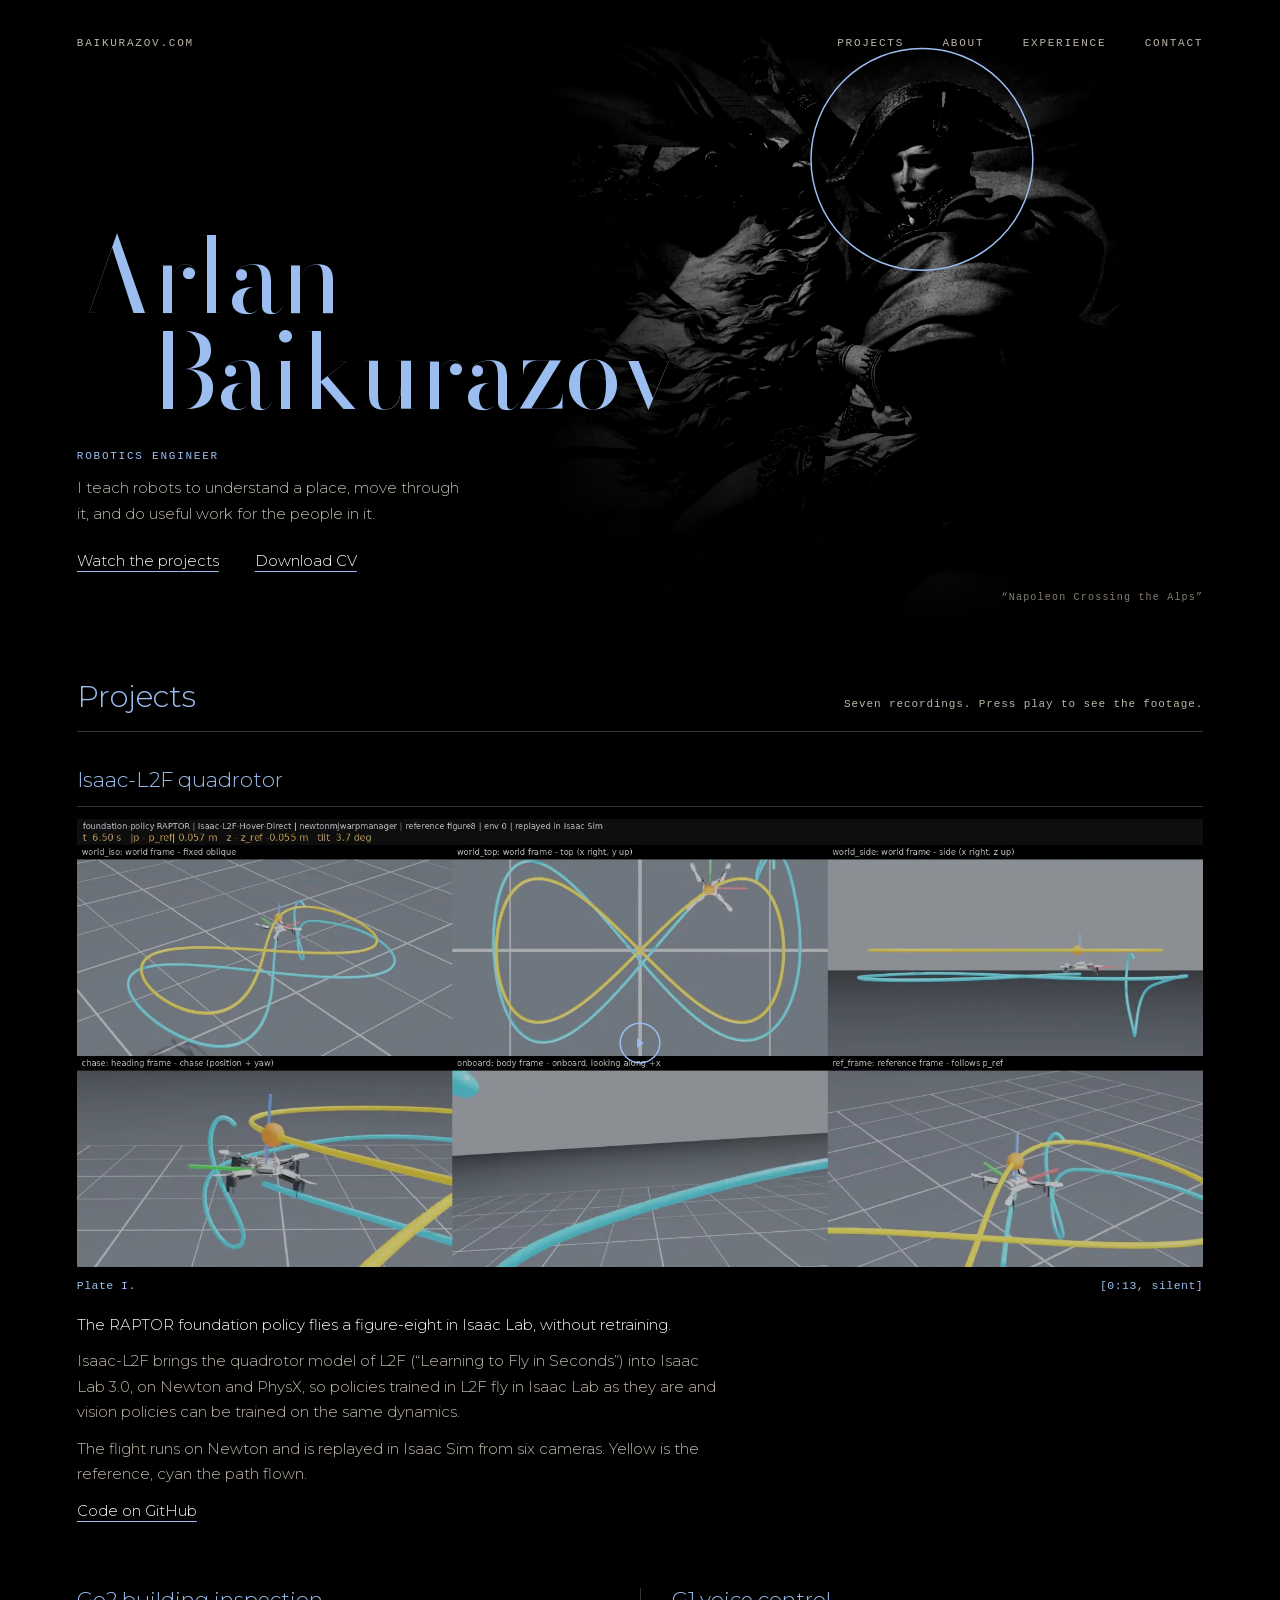
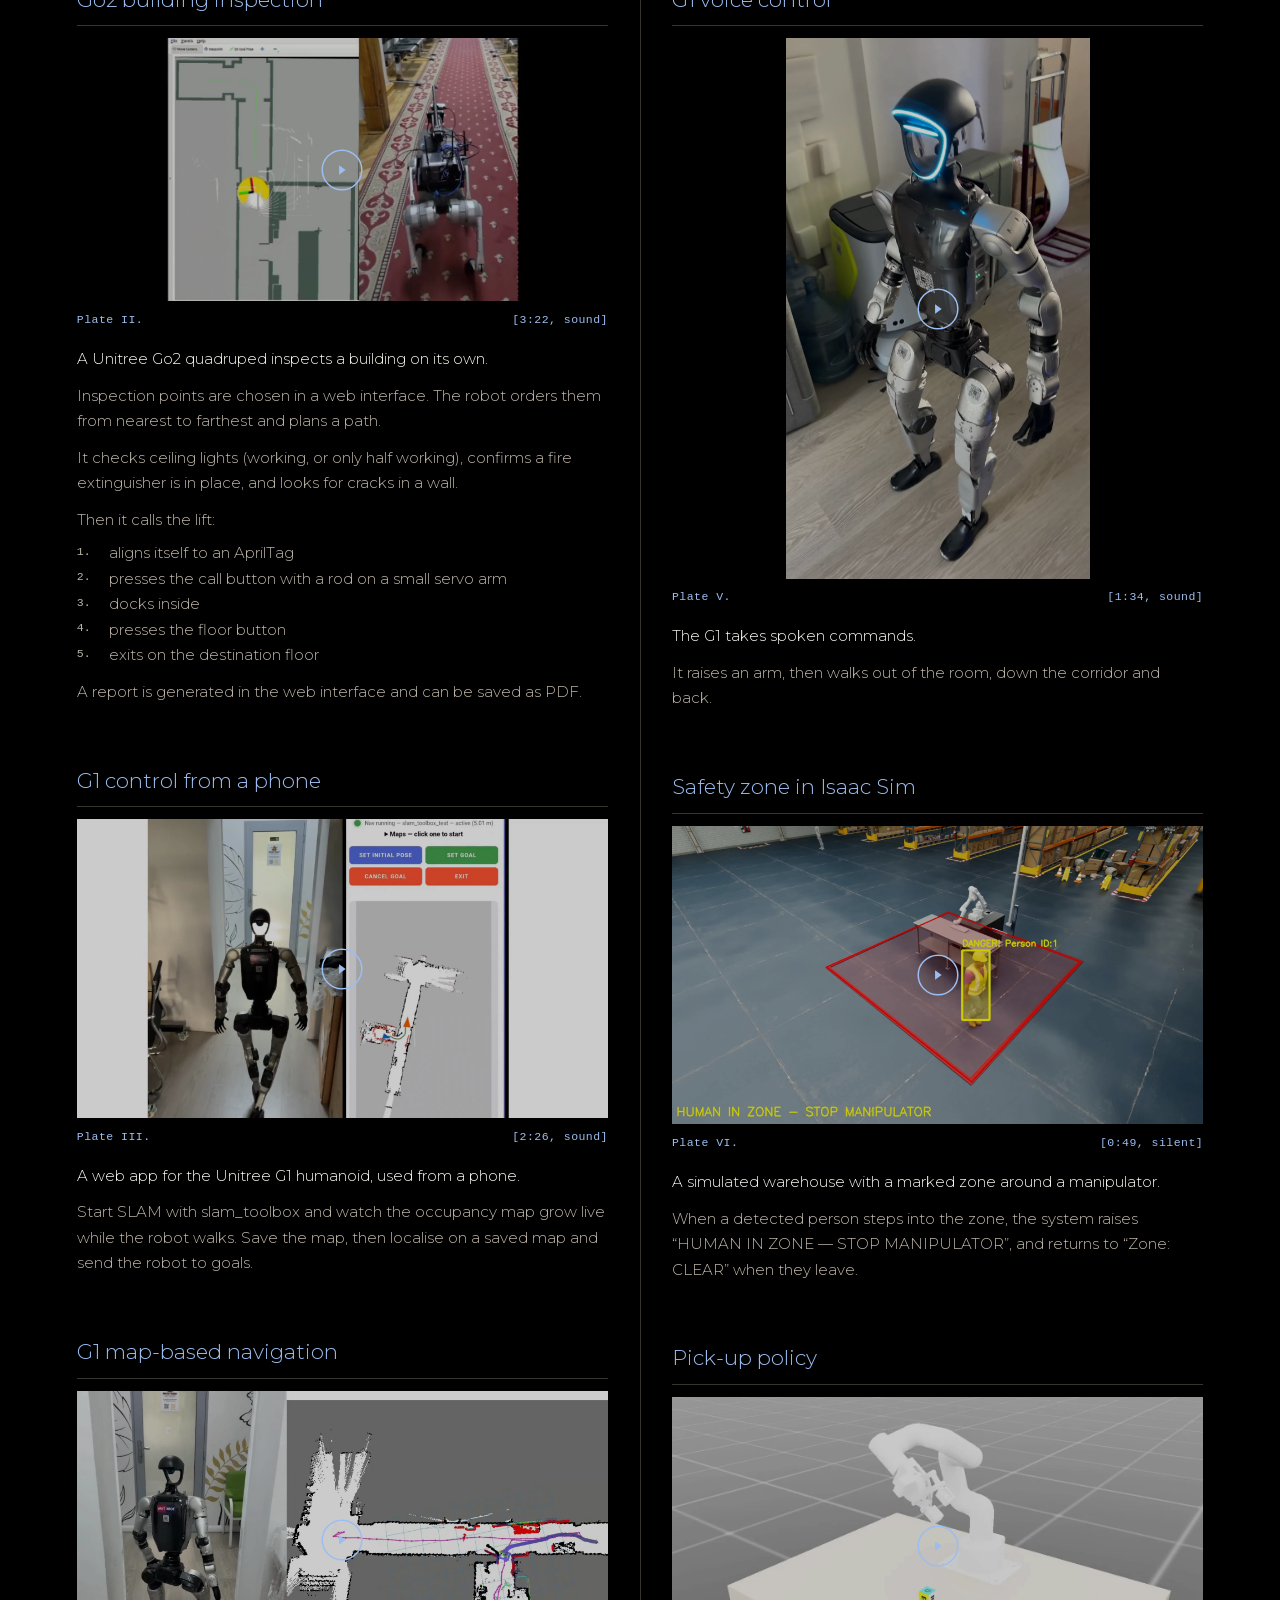
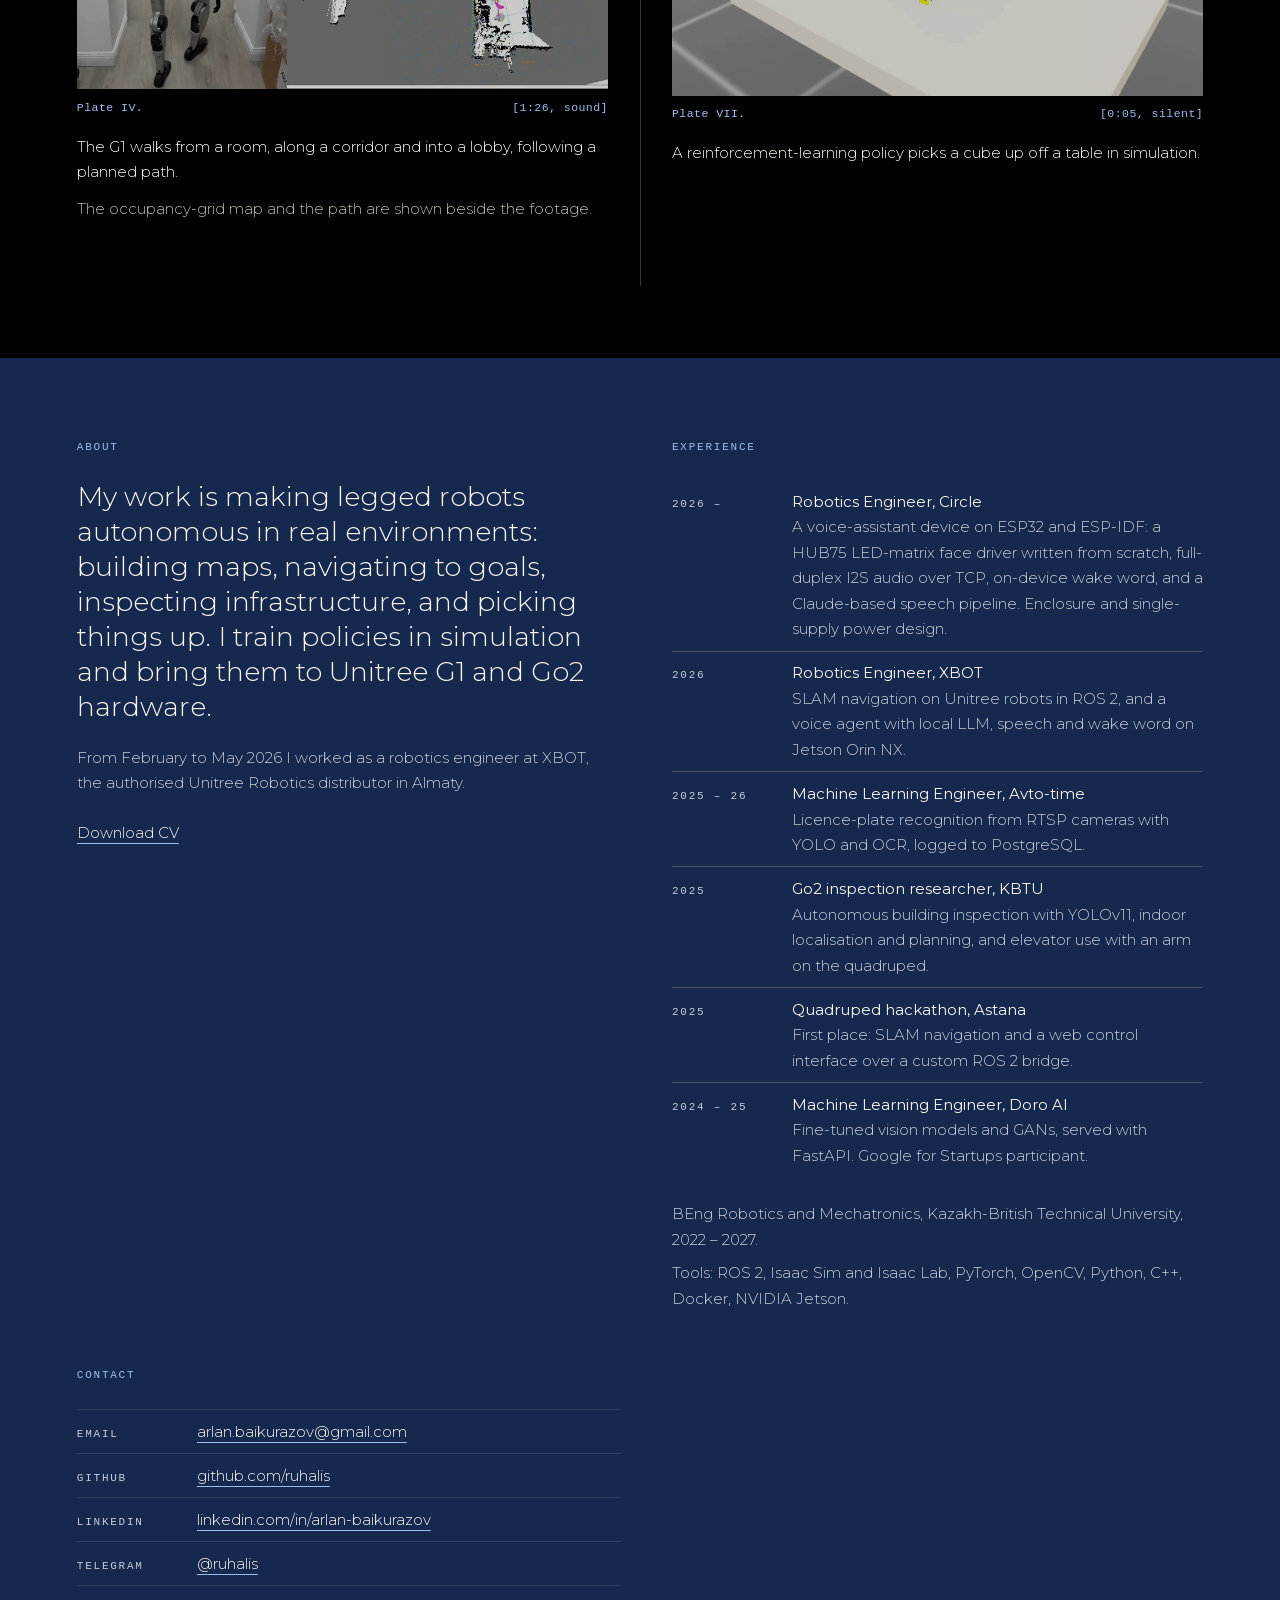
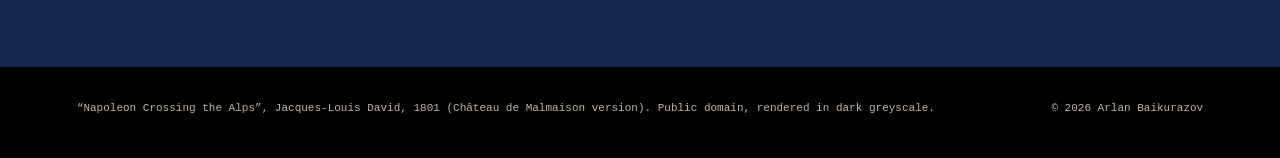
<file: index.html>
<!doctype html>
<html lang="en">
<head>
  <meta charset="utf-8">
  <meta name="viewport" content="width=device-width, initial-scale=1">
  <title>Arlan Baikurazov, robotics engineer</title>
  <meta name="description" content="Portfolio of Arlan Baikurazov, robotics engineer. Mapping and navigation for humanoid and quadruped robots, manipulation and simulation, with a video of each project.">
  <link rel="canonical" href="https://baikurazov.com/">
  <meta name="theme-color" content="#000000">

  <meta property="og:type" content="website">
  <meta property="og:url" content="https://baikurazov.com/">
  <meta property="og:title" content="Arlan Baikurazov, robotics engineer">
  <meta property="og:description" content="I teach robots to understand a place, move through it, and do useful work for the people in it.">
  <meta property="og:image" content="https://baikurazov.com/assets/og.jpg">
  <meta property="og:image:width" content="1200">
  <meta property="og:image:height" content="630">
  <meta property="og:image:alt" content="Napoleon on a rearing horse in dark greyscale against black, a thin blue ring around his head, and the name Arlan Baikurazov in blue.">
  <meta name="twitter:card" content="summary_large_image">
  <meta name="twitter:title" content="Arlan Baikurazov, robotics engineer">
  <meta name="twitter:description" content="I teach robots to understand a place, move through it, and do useful work for the people in it.">
  <meta name="twitter:image" content="https://baikurazov.com/assets/og.jpg">

  <link rel="icon" href="favicon.ico" sizes="48x48">
  <link rel="icon" type="image/png" sizes="32x32" href="assets/favicon-32.png">
  <link rel="icon" type="image/png" sizes="192x192" href="assets/favicon-192.png">
  <link rel="apple-touch-icon" href="assets/apple-touch-icon.png">
  <link rel="preload" href="assets/fonts/bodoni-moda-latin.woff2" as="font" type="font/woff2" crossorigin>
  <link rel="preload" href="assets/fonts/montserrat-latin.woff2" as="font" type="font/woff2" crossorigin>
  <link rel="preload" as="image" type="image/webp" fetchpriority="high"
        imagesrcset="assets/img/hero-halo-800.webp 800w, assets/img/hero-halo-1400.webp 1400w"
        imagesizes="(min-width: 760px) 66vw, 100vw">
  <!-- Bump ?v= on both files whenever either changes, so returning visitors do not mix old and new. -->
  <link rel="stylesheet" href="assets/css/site.css?v=13">
  <script>document.documentElement.classList.add('js');</script>
  <script src="assets/js/site.js?v=9" defer></script>
  <script type="application/ld+json">
  {
    "@context": "https://schema.org",
    "@type": "Person",
    "name": "Arlan Baikurazov",
    "jobTitle": "Robotics engineer",
    "url": "https://baikurazov.com/",
    "email": "mailto:arlan.baikurazov@gmail.com",
    "sameAs": ["https://github.com/ruhalis", "https://www.linkedin.com/in/arlan-baikurazov/", "https://t.me/ruhalis"]
  }
  </script>
</head>
<body>
  <a class="skip" href="#projects">Skip to the projects</a>

  <header class="top">
    <a class="top__home" href="./">baikurazov.com</a>
    <nav aria-label="Sections">
      <ul class="top__nav">
        <li><a href="#projects">Projects</a></li>
        <li><a href="#about">About</a></li>
        <li><a href="#experience">Experience</a></li>
        <li><a href="#contact">Contact</a></li>
      </ul>
    </nav>
  </header>

  <main>
    <section class="hero" aria-labelledby="name">
      <!-- The painting as a dark greyscale cut-out that dissolves into black.
           The SVG is cropped exactly like the picture (cover, top-aligned),
           so the Saxe-blue ring stays on the rider's head at any size. -->
      <div class="hero__art">
        <img src="assets/img/hero-halo-1400.webp"
             srcset="assets/img/hero-halo-800.webp 800w, assets/img/hero-halo-1400.webp 1400w"
             sizes="(min-width: 760px) 66vw, 100vw"
             width="1400" height="1645" fetchpriority="high" decoding="async"
             alt="Napoleon on a rearing horse, from Jacques-Louis David’s painting, in dark greyscale almost lost in black; a thin blue ring circles his head.">
        <svg class="halo" viewBox="0 0 1400 1645" preserveAspectRatio="xMidYMin slice" aria-hidden="true" focusable="false">
          <circle cx="812" cy="268" r="182" pathLength="100"/>
        </svg>
      </div>

      <div class="hero__text">
        <h1 class="hero__name" id="name"><span>Arlan</span> <span>Baikurazov</span></h1>
        <p class="label hero__role">Robotics engineer</p>
        <p class="hero__intro">I teach robots to understand a place, move through it, and do useful work for the people in it.</p>
        <p class="hero__go">
          <a href="#projects">Watch the projects</a>
          <a href="assets/Arlan-Baikurazov-CV.pdf" download>Download CV</a>
        </p>
      </div>
      <p class="label credit">“Napoleon Crossing the Alps”</p>
    </section>

    <section class="projects" id="projects" aria-labelledby="projects-title">
      <header class="projects__head">
        <h2 id="projects-title">Projects</h2>
        <p class="label">Seven recordings. Press play to see the footage.</p>
      </header>

      <div class="columns">
        <!-- Wide: spans both columns above the six, so the six-camera composite stays legible. -->
        <article class="work work--wide" id="isaac-l2f" aria-labelledby="p1">
          <h3 class="work__title" id="p1">Isaac-L2F quadrotor</h3>
          <figure class="plate" data-feed>
            <div class="plate__screen" style="--ar:1920/764">
              <img class="plate__poster" src="assets/posters/isaac-l2f-figure-eight-dark.webp" width="1920" height="764" loading="lazy" decoding="async" alt="Frame from the clip: six camera views of a small quadrotor in a grey simulated hall, with a yellow figure-eight reference and the cyan path it has flown.">
              <video controls muted loop playsinline preload="none" width="1920" height="764" poster="assets/posters/isaac-l2f-figure-eight-dark.webp" aria-label="Isaac-L2F quadrotor, 13 second loop, silent">
                <source src="videos/isaac-l2f-figure-eight.mp4" type="video/mp4">
                <a href="videos/isaac-l2f-figure-eight.mp4">Download the clip (MP4)</a>
              </video>
            </div>
            <figcaption class="plate__cap"><span class="plate__fig">Plate I.</span> <span class="plate__note">[<span data-time>0:13</span>, silent]</span></figcaption>
          </figure>
          <div class="work__text">
            <p class="lede">The RAPTOR foundation policy flies a figure-eight in Isaac Lab, without retraining.</p>
            <p>Isaac-L2F brings the quadrotor model of L2F (“Learning to Fly in Seconds”) into Isaac Lab 3.0, on Newton and PhysX, so policies trained in L2F fly in Isaac Lab as they are and vision policies can be trained on the same dynamics.</p>
            <p>The flight runs on Newton and is replayed in Isaac Sim from six cameras. Yellow is the reference, cyan the path flown.</p>
            <p><a href="https://github.com/ruhalis/Isaac-L2F">Code on GitHub</a></p>
          </div>
        </article>

        <article class="work" id="go2" aria-labelledby="p2">
          <h3 class="work__title" id="p2">Go2 building inspection</h3>
          <figure class="plate" data-feed>
            <div class="plate__screen" style="--ar:1280/634">
              <img class="plate__poster" src="assets/posters/unitree-go2-inside-building-inspection-dark.webp" width="1280" height="634" loading="lazy" decoding="async" alt="Frame from the clip: a floor map with the planned route beside the Go2 walking along a carpeted corridor.">
              <video controls playsinline preload="none" width="1280" height="634" poster="assets/posters/unitree-go2-inside-building-inspection-dark.webp" aria-label="Go2 building inspection, 3 minutes 22 seconds, with sound">
                <source src="videos/unitree-go2-inside-building-inspection.mp4" type="video/mp4">
                <a href="videos/unitree-go2-inside-building-inspection.mp4">Download the clip (MP4)</a>
              </video>
            </div>
            <figcaption class="plate__cap"><span class="plate__fig">Plate II.</span> <span class="plate__note">[<span data-time>3:22</span>, sound]</span></figcaption>
          </figure>
          <div class="work__text">
            <p class="lede">A Unitree Go2 quadruped inspects a building on its own.</p>
            <p>Inspection points are chosen in a web interface. The robot orders them from nearest to farthest and plans a path.</p>
            <p>It checks ceiling lights (working, or only half working), confirms a fire extinguisher is in place, and looks for cracks in a wall.</p>
            <p>Then it calls the lift:</p>
            <ol class="steps">
              <li>aligns itself to an AprilTag</li>
              <li>presses the call button with a rod on a small servo arm</li>
              <li>docks inside</li>
              <li>presses the floor button</li>
              <li>exits on the destination floor</li>
            </ol>
            <p>A report is generated in the web interface and can be saved as PDF.</p>
          </div>
        </article>

        <article class="work" id="g1-phone" aria-labelledby="p3">
          <h3 class="work__title" id="p3">G1 control from a phone</h3>
          <figure class="plate" data-feed>
            <div class="plate__screen" style="--ar:16/9">
              <img class="plate__poster" src="assets/posters/unitree-g1-web-control-dark.webp" width="1920" height="1080" loading="lazy" decoding="async" alt="Frame from the clip: the G1 humanoid walking towards the camera, next to a phone screen with a map and control buttons.">
              <video controls playsinline preload="none" width="1920" height="1080" poster="assets/posters/unitree-g1-web-control-dark.webp" aria-label="G1 control from a phone, 2 minutes 26 seconds, with sound">
                <source src="videos/unitree-g1-web-control.mp4" type="video/mp4">
                <a href="videos/unitree-g1-web-control.mp4">Download the clip (MP4)</a>
              </video>
            </div>
            <figcaption class="plate__cap"><span class="plate__fig">Plate III.</span> <span class="plate__note">[<span data-time>2:26</span>, sound]</span></figcaption>
          </figure>
          <div class="work__text">
            <p class="lede">A web app for the Unitree G1 humanoid, used from a phone.</p>
            <p>Start SLAM with slam_toolbox and watch the occupancy map grow live while the robot walks. Save the map, then localise on a saved map and send the robot to goals.</p>
          </div>
        </article>

        <article class="work" id="g1-nav" aria-labelledby="p4">
          <h3 class="work__title" id="p4">G1 map-based navigation</h3>
          <figure class="plate" data-feed>
            <div class="plate__screen" style="--ar:16/9">
              <img class="plate__poster" src="assets/posters/unitree-g1-slam-nav-dark.webp" width="1920" height="1080" loading="lazy" decoding="async" alt="Frame from the clip: the G1 standing in a doorway, beside an occupancy-grid map with the planned path drawn on it.">
              <video controls playsinline preload="none" width="1920" height="1080" poster="assets/posters/unitree-g1-slam-nav-dark.webp" aria-label="G1 map-based navigation, 1 minute 26 seconds, with sound">
                <source src="videos/unitree-g1-slam-nav.mp4" type="video/mp4">
                <a href="videos/unitree-g1-slam-nav.mp4">Download the clip (MP4)</a>
              </video>
            </div>
            <figcaption class="plate__cap"><span class="plate__fig">Plate IV.</span> <span class="plate__note">[<span data-time>1:26</span>, sound]</span></figcaption>
          </figure>
          <div class="work__text">
            <p class="lede">The G1 walks from a room, along a corridor and into a lobby, following a planned path.</p>
            <p>The occupancy-grid map and the path are shown beside the footage.</p>
          </div>
        </article>

        <article class="work" id="g1-voice" aria-labelledby="p5">
          <h3 class="work__title" id="p5">G1 voice control</h3>
          <figure class="plate plate--tall" data-feed>
            <div class="plate__screen" style="--ar:9/16">
              <img class="plate__poster" src="assets/posters/unitree-g1-voice-control-dark.webp" width="1080" height="1920" loading="lazy" decoding="async" alt="Frame from the clip: the G1 humanoid standing in a room, filmed upright on a phone.">
              <video controls playsinline preload="none" width="1080" height="1920" poster="assets/posters/unitree-g1-voice-control-dark.webp" aria-label="G1 voice control, 1 minute 34 seconds, with sound">
                <source src="videos/unitree-g1-voice-control.mp4" type="video/mp4">
                <a href="videos/unitree-g1-voice-control.mp4">Download the clip (MP4)</a>
              </video>
            </div>
            <figcaption class="plate__cap"><span class="plate__fig">Plate V.</span> <span class="plate__note">[<span data-time>1:34</span>, sound]</span></figcaption>
          </figure>
          <div class="work__text">
            <p class="lede">The G1 takes spoken commands.</p>
            <p>It raises an arm, then walks out of the room, down the corridor and back.</p>
          </div>
        </article>

        <article class="work" id="safety" aria-labelledby="p6">
          <h3 class="work__title" id="p6">Safety zone in Isaac Sim</h3>
          <figure class="plate" data-feed>
            <div class="plate__screen" style="--ar:16/9">
              <img class="plate__poster" src="assets/posters/safety-person-detection-isaacsim-dark.webp" width="1920" height="1080" loading="lazy" decoding="async" alt="Frame from the clip: a simulated warehouse with a person boxed inside the marked zone around a manipulator, and the warning “HUMAN IN ZONE — STOP MANIPULATOR”.">
              <video controls playsinline preload="none" width="1920" height="1080" poster="assets/posters/safety-person-detection-isaacsim-dark.webp" aria-label="Safety zone in Isaac Sim, 49 seconds, silent">
                <source src="videos/safety-person-detection-isaacsim.mp4" type="video/mp4">
                <a href="videos/safety-person-detection-isaacsim.mp4">Download the clip (MP4)</a>
              </video>
            </div>
            <figcaption class="plate__cap"><span class="plate__fig">Plate VI.</span> <span class="plate__note">[<span data-time>0:49</span>, silent]</span></figcaption>
          </figure>
          <div class="work__text">
            <p class="lede">A simulated warehouse with a marked zone around a manipulator.</p>
            <p>When a detected person steps into the zone, the system raises “HUMAN IN ZONE — STOP MANIPULATOR”, and returns to “Zone: CLEAR” when they leave.</p>
          </div>
        </article>

        <article class="work" id="pickup" aria-labelledby="p7">
          <h3 class="work__title" id="p7">Pick-up policy</h3>
          <figure class="plate" data-feed>
            <div class="plate__screen" style="--ar:16/9">
              <img class="plate__poster" src="assets/posters/pickup-policy-rl-dark.webp" width="1280" height="720" loading="lazy" decoding="async" alt="Frame from the clip: a simulated robot arm reaching down to a small cube on a table.">
              <video controls muted loop playsinline preload="none" width="1280" height="720" poster="assets/posters/pickup-policy-rl-dark.webp" aria-label="Pick-up policy, 5 second loop, silent">
                <source src="videos/pickup-policy-rl.mp4" type="video/mp4">
                <a href="videos/pickup-policy-rl.mp4">Download the clip (MP4)</a>
              </video>
            </div>
            <figcaption class="plate__cap"><span class="plate__fig">Plate VII.</span> <span class="plate__note">[<span data-time>0:05</span>, silent]</span></figcaption>
          </figure>
          <div class="work__text">
            <p class="lede">A reinforcement-learning policy picks a cube up off a table in simulation.</p>
          </div>
        </article>
      </div>
    </section>

    <!-- The one colour band, navy: About, Experience and Contact. -->
    <div class="band">
      <section class="band__part" id="about" aria-labelledby="about-title">
        <h2 class="label" id="about-title">About</h2>
        <div>
          <p class="statement">My work is making legged robots autonomous in real environments: building maps, navigating to goals, inspecting infrastructure, and picking things up. I train policies in simulation and bring them to Unitree G1 and Go2 hardware.</p>
          <p class="quiet">From February to May 2026 I worked as a robotics engineer at XBOT, the authorised Unitree Robotics distributor in Almaty.</p>
          <p><a href="assets/Arlan-Baikurazov-CV.pdf" download>Download CV</a></p>
        </div>
      </section>

      <section class="band__part" id="experience" aria-labelledby="experience-title">
        <h2 class="label" id="experience-title">Experience</h2>
        <!-- One line per role, newest first. The full record is in the CV. -->
        <ol class="experience">
          <li><span class="label">2026 –</span> <span><b>Robotics Engineer, Circle</b><br><span class="quiet">A voice-assistant device on ESP32 and ESP-IDF: a HUB75 LED-matrix face driver written from scratch, full-duplex I2S audio over TCP, on-device wake word, and a Claude-based speech pipeline. Enclosure and single-supply power design.</span></span></li>
          <li><span class="label">2026</span> <span><b>Robotics Engineer, XBOT</b><br><span class="quiet">SLAM navigation on Unitree robots in ROS 2, and a voice agent with local LLM, speech and wake word on Jetson Orin NX.</span></span></li>
          <li><span class="label">2025 – 26</span> <span><b>Machine Learning Engineer, Avto-time</b><br><span class="quiet">Licence-plate recognition from RTSP cameras with YOLO and OCR, logged to PostgreSQL.</span></span></li>
          <li><span class="label">2025</span> <span><b>Go2 inspection researcher, KBTU</b><br><span class="quiet">Autonomous building inspection with YOLOv11, indoor localisation and planning, and elevator use with an arm on the quadruped.</span></span></li>
          <li><span class="label">2025</span> <span><b>Quadruped hackathon, Astana</b><br><span class="quiet">First place: SLAM navigation and a web control interface over a custom ROS 2 bridge.</span></span></li>
          <li><span class="label">2024 – 25</span> <span><b>Machine Learning Engineer, Doro AI</b><br><span class="quiet">Fine-tuned vision models and GANs, served with FastAPI. Google for Startups participant.</span></span></li>
        </ol>
        <p class="quiet">BEng Robotics and Mechatronics, Kazakh-British Technical University, 2022 – 2027.</p>
        <p class="quiet">Tools: ROS 2, Isaac Sim and Isaac Lab, PyTorch, OpenCV, Python, C++, Docker, NVIDIA Jetson.</p>
      </section>

      <section class="band__part" id="contact" aria-labelledby="contact-title">
        <h2 class="label" id="contact-title">Contact</h2>
        <!-- Contact links. To add one, copy a line and change the three parts. -->
        <ul class="contact">
          <li><span class="label">Email</span> <a href="mailto:arlan.baikurazov@gmail.com">arlan.baikurazov@gmail.com</a></li>
          <li><span class="label">GitHub</span> <a href="https://github.com/ruhalis" rel="me">github.com/ruhalis</a></li>
          <li><span class="label">LinkedIn</span> <a href="https://www.linkedin.com/in/arlan-baikurazov/" rel="me">linkedin.com/in/arlan-baikurazov</a></li>
          <li><span class="label">Telegram</span> <a href="https://t.me/ruhalis" rel="me">@ruhalis</a></li>
        </ul>
      </section>
    </div>
  </main>

  <footer class="foot">
    <p>“Napoleon Crossing the Alps”, Jacques-Louis David, 1801 (Château de Malmaison version). Public domain, rendered in dark greyscale.</p>
    <p>© 2026 Arlan Baikurazov</p>
  </footer>
</body>
</html>
</file>
<file: assets/css/site.css>
/* baikurazov.com — "Saxe halo"
   Pure black. The rider from David's painting, dark greyscale, dissolves into it;
   one thin Saxe-blue ring around his head. The six projects follow at once as two
   columns of plates. One dark navy band carries About and Contact. */

@font-face {
  font-family: "Bodoni Moda";
  src: url("../fonts/bodoni-moda-latin.woff2") format("woff2");
  font-weight: 400 900;
  font-style: normal;
  font-display: swap;
}
@font-face {
  font-family: "Montserrat";
  src: url("../fonts/montserrat-latin.woff2") format("woff2");
  font-weight: 300 600;
  font-style: normal;
  font-display: swap;
}

:root {
  --black: #000;
  --navy: #15284d;               /* the one colour band (was burgundy #5a1828) */
  --saxe: #9bbdf0;               /* accent: rings, underlines, focus, name, headings, captions (10.9:1 on black, 7.6:1 on the band) */
  --ink: #f8f5ef;                /* 19:1 on black */
  --mute: #bdb5a8;               /* 10:1 on black, 6.5:1 on the band */
  --rule: rgba(170, 162, 148, .32);
  --serif: "Bodoni Moda", "Didot", "Bodoni 72", Georgia, serif;
  --sans: "Montserrat", system-ui, -apple-system, "Segoe UI", sans-serif;
  --mono: ui-monospace, "SF Mono", Menlo, Consolas, "Liberation Mono", monospace;
  --side: clamp(1rem, 6vw, 6rem);
  --wide: 82rem;
  color-scheme: dark;
}

*, *::before, *::after { box-sizing: border-box; }

html {
  background: var(--black);
  -webkit-text-size-adjust: 100%;
  text-size-adjust: 100%;
  scroll-behavior: smooth;
  overflow-x: clip;
}

body {
  margin: 0;
  background: var(--black);
  color: var(--ink);
  font: 300 0.9375rem/1.7 var(--sans);
  -webkit-font-smoothing: antialiased;
  overflow-x: hidden;
}

img, video, svg { display: block; max-width: 100%; }
p, h1, h2, h3, ol, ul, figure { margin: 0; }
ol, ul { padding: 0; list-style: none; }

a {
  color: var(--ink);
  text-decoration: underline;
  text-decoration-color: var(--saxe);
  text-decoration-thickness: 1px;
  text-underline-offset: 0.35em;
  transition: color .3s, text-decoration-color .3s;
}
a:hover { color: #fff; text-decoration-color: var(--ink); }

:focus-visible { outline: 1px solid var(--saxe); outline-offset: 4px; }

.quiet { color: var(--mute); }

/* captions and labels: small monospace, tracked */
.label {
  font: 400 0.6875rem/1.6 var(--mono);
  letter-spacing: 0.16em;
  text-transform: uppercase;
  color: var(--mute);
}

.skip {
  position: absolute;
  left: 1rem;
  top: -4rem;
  z-index: 10;
  padding: .5rem .75rem;
  background: var(--black);
  color: var(--ink);
}
.skip:focus { top: 1rem; }

/* ---------- top line ---------- */
.top {
  position: relative;
  z-index: 3;
  display: flex;
  justify-content: space-between;
  align-items: baseline;
  gap: 1rem;
  padding: 1.75rem var(--side) 0;
}
.top a {
  font: 400 0.6875rem/1.6 var(--mono);
  letter-spacing: 0.16em;
  text-transform: uppercase;
  color: var(--mute);
  text-decoration: none;
}
.top a:hover { color: var(--ink); }
.top__nav { display: flex; gap: clamp(1rem, 3vw, 2.5rem); }

/* ---------- hero: about 70vh, the plate fills the right two thirds ---------- */
.hero {
  position: relative;
  min-height: clamp(34rem, 70vh, 52rem);
  margin-top: -3.6rem;          /* the picture runs up behind the top line */
  padding: 0 var(--side) 3.25rem;
  display: flex;
  flex-direction: column;
  justify-content: flex-end;
  overflow: clip;
}

.hero__art {
  position: absolute;
  top: 0;
  right: 0;
  bottom: 0;
  width: 66.6667%;
  pointer-events: none;
  /* the plate keeps dissolving into the black below it */
  -webkit-mask-image: linear-gradient(to bottom, #000 62%, transparent);
  mask-image: linear-gradient(to bottom, #000 62%, transparent);
}
.hero__art img {
  width: 100%;
  height: 100%;
  object-fit: cover;
  object-position: 50% 0;       /* = the SVG's xMidYMin slice */
  filter: brightness(1.6) contrast(1.05);   /* lift the rider; black stays black */
}

.halo {
  position: absolute;
  inset: 0;
  width: 100%;
  height: 100%;
  overflow: visible;
}
.halo circle {
  fill: none;
  stroke: var(--saxe);
  stroke-width: 1.5;
  vector-effect: non-scaling-stroke;
}
@media (prefers-reduced-motion: no-preference) {
  .halo circle {
    stroke-dasharray: 100 100;
    stroke-dashoffset: 100;
    animation: halo 3.6s cubic-bezier(.45, 0, .2, 1) .7s forwards;
  }
  .hero__art img { animation: rise 2.4s ease-out both; }
}
@keyframes halo { to { stroke-dashoffset: 0; } }
@keyframes rise { from { opacity: 0; } to { opacity: 1; } }

.hero__text { position: relative; z-index: 2; }

/* the stepped name: "Arlan" starts a little left of "Baikurazov" */
.hero__name {
  font: 400 clamp(3.4rem, 8.2vw, 8rem)/0.92 var(--serif);
  letter-spacing: -0.012em;
  color: var(--saxe);
  margin-bottom: 1.75rem;
}
.hero__name span { display: block; }
.hero__name span + span { padding-left: 0.72em; }

.hero__role { margin-bottom: .6rem; color: var(--saxe); }
.hero__intro { max-width: 24rem; color: var(--mute); margin-bottom: 1.4rem; }
.hero__go { display: flex; flex-wrap: wrap; gap: .5rem 2.25rem; }

.credit {
  position: absolute;
  z-index: 2;
  right: var(--side);
  bottom: 1.25rem;
  font-size: 0.625rem;
  letter-spacing: 0.12em;
  color: #857e73;               /* 5.2:1 on black */
  text-transform: none;
}

/* ---------- projects: two columns of plates ---------- */
.projects {
  max-width: calc(var(--wide) + 2 * var(--side));
  margin: 0 auto;
  padding: clamp(2.5rem, 6vh, 4.5rem) var(--side) 0;
}
.projects__head {
  display: flex;
  flex-wrap: wrap;
  justify-content: space-between;
  align-items: baseline;
  gap: .5rem 2rem;
  padding-bottom: 1.1rem;
  border-bottom: 1px solid var(--rule);
}
.projects__head h2 {
  font: 300 clamp(1.5rem, 2.4vw, 1.9rem)/1.1 var(--sans);
  color: var(--saxe);
}
.projects__head .label { letter-spacing: .08em; text-transform: none; }

.columns {
  columns: 2 22rem;
  column-gap: clamp(2rem, 5vw, 4.5rem);
  column-rule: 1px solid var(--rule);
  padding-top: 2.25rem;
}
.work {
  break-inside: avoid;
  padding-bottom: clamp(2.75rem, 5vw, 4rem);
  scroll-margin-top: 1.5rem;
}
/* a composite that needs the width spans both columns, above the six */
.work--wide { column-span: all; }
.work--wide .work__text { max-width: 40rem; }
.work__title {
  font: 300 1.3rem/1.2 var(--sans);
  color: var(--saxe);
  margin-bottom: .8rem;
}

.plate { padding-top: .75rem; border-top: 1px solid var(--rule); }
.plate__screen {
  position: relative;
  aspect-ratio: var(--ar, 16 / 9);
  background: var(--black);
}
.plate--tall .plate__screen { max-width: min(100%, 19rem); margin-inline: auto; }
.plate__screen > img,
.plate__screen > video {
  position: absolute;
  inset: 0;
  width: 100%;
  height: 100%;
  object-fit: contain;
  background: var(--black);
}
/* posters are the frame itself at 80% (tools/dark-posters.py), so no filter here */
.plate__poster { display: none; }

.plate__cap {
  display: flex;
  justify-content: space-between;
  gap: 1rem;
  margin-top: .6rem;
  font: 400 .72rem/1.5 var(--mono);
  letter-spacing: .04em;
  color: var(--saxe);
}
.plate__fig { margin-right: auto; }
.plate__note { white-space: nowrap; font-variant-numeric: tabular-nums; }

/* with the script: the dark still lies over the video until play is pressed,
   then lifts so the footage comes up out of the black */
.js .plate__poster {
  display: block;
  z-index: 1;
  object-fit: cover;
  transition: opacity 1.1s ease;
}
.js .plate__screen video { transition: opacity 1.1s ease; }
.js [data-state="idle"] video { opacity: 0; }
.js [data-state="live"] .plate__poster,
.js [data-state="paused"] .plate__poster { opacity: 0; pointer-events: none; }

/* play: the halo again, small, with a triangle */
.play {
  position: absolute;
  z-index: 2;
  inset: 0;
  width: 100%;
  height: 100%;
  padding: 0;
  border: 0;
  background: transparent;
  cursor: pointer;
  color: var(--saxe);
  display: grid;
  place-items: center;
}
.play svg { width: 2.75rem; height: 2.75rem; overflow: visible; }
.play circle {
  fill: none;
  stroke: currentColor;
  stroke-width: 1.5;
  vector-effect: non-scaling-stroke;
  transition: r .45s ease;
}
.play path { fill: currentColor; }
.play:hover circle, .play:focus-visible circle { r: 30; }
.play:focus-visible { outline-offset: -1px; }
.play[hidden] { display: none; }

.work__text { margin-top: 1.1rem; color: var(--mute); }
.work__text p + p, .work__text ol + p { margin-top: .7rem; }
.work__text .lede { color: var(--ink); }

.steps { counter-reset: s; margin-top: .5rem; }
.steps li { counter-increment: s; display: flex; gap: .9rem; }
.steps li::before {
  content: counter(s) ".";
  flex: none;
  width: 1.1rem;
  font: 400 .72rem/1.7 var(--mono);
  padding-top: .12em;
}

/* ---------- the navy band: about, contact ---------- */
.band {
  background: var(--navy);
  margin-top: clamp(3rem, 8vh, 6rem);
  padding: clamp(3.5rem, 9vh, 6.5rem) var(--side);
  display: grid;
  grid-template-columns: repeat(2, minmax(0, 1fr));
  gap: 3rem clamp(2rem, 5vw, 4.5rem);
}
.band > * { max-width: 34rem; }
.band__part { scroll-margin-top: 1.5rem; }
.band h2 { margin-bottom: 1.5rem; }
.statement {
  font: 300 clamp(1.35rem, 2.1vw, 1.7rem)/1.3 var(--sans);
  color: var(--ink);
  margin-bottom: 1.25rem;
}
#about .quiet { margin-bottom: 1.5rem; }
.band .quiet { color: #c7ccd8; }   /* cool grey on the navy: 9.0:1 */
.band .label { color: #c7ccd8; }
.band h2.label { color: var(--saxe); }   /* headings on the band: Saxe, 7.6:1 */

/* experience: dates in the label column, like the contact list */
.experience { list-style: none; margin: 0 0 1.5rem; padding: 0; }
.experience li {
  display: grid;
  grid-template-columns: 6.5rem minmax(0, 1fr);
  gap: 1rem;
  align-items: baseline;
  padding: .55rem 0;
  border-top: 1px solid var(--rule);
}
.experience li:first-child { border-top: 0; }
.experience b { font-weight: 400; color: var(--ink); }
#experience .quiet { margin-bottom: .5rem; }
#contact { grid-column: 1 / -1; }

.contact li {
  display: grid;
  grid-template-columns: 6.5rem minmax(0, 1fr);
  gap: 1rem;
  align-items: baseline;
  padding: .55rem 0;
  border-bottom: 1px solid rgba(236, 231, 220, .12);
}
.contact li:first-child { border-top: 1px solid rgba(236, 231, 220, .12); }
.contact a { overflow-wrap: anywhere; }

/* ---------- foot ---------- */
.foot {
  padding: 2rem var(--side) 2.5rem;
  font: 400 .6875rem/1.7 var(--mono);
  color: var(--mute);
  display: flex;
  flex-wrap: wrap;
  justify-content: space-between;
  gap: .5rem 2rem;
}

/* ---------- phones ---------- */
@media (max-width: 759.98px) {
  .top__home { display: none; }
  .top { justify-content: flex-end; padding-top: 1.25rem; }
  .hero {
    min-height: 0;
    margin-top: -3rem;
    padding-top: calc(78vw + 4rem);
    padding-bottom: 1rem;
  }
  .hero__art {
    top: 3.25rem;
    left: 0;
    width: 100%;
    bottom: auto;
    height: calc(78vw + 7rem);
  }
  .hero__name { font-size: clamp(3rem, 15vw, 4.2rem); }
  .credit { position: static; margin-top: 1.75rem; }
  .columns { columns: 1; }
  .plate--tall .plate__screen { max-width: 16rem; }
  .band { grid-template-columns: 1fr; }
  .contact li, .experience li { grid-template-columns: 1fr; gap: .1rem; }
}

@media (prefers-reduced-motion: reduce) {
  html { scroll-behavior: auto; }
  *, *::before, *::after { transition: none !important; animation: none !important; }
}

/* ---------- 404 ---------- */
.lost { min-height: 100svh; }
.lost h1 {
  font: 400 clamp(2.5rem, 6vw, 4.5rem)/1 var(--serif);
  margin-bottom: 1.5rem;
}
.lost .hero__text p { max-width: 24rem; color: var(--mute); margin-bottom: 1.5rem; }
@media (max-width: 759.98px) {
  .lost { min-height: 0; }
}
</file>
